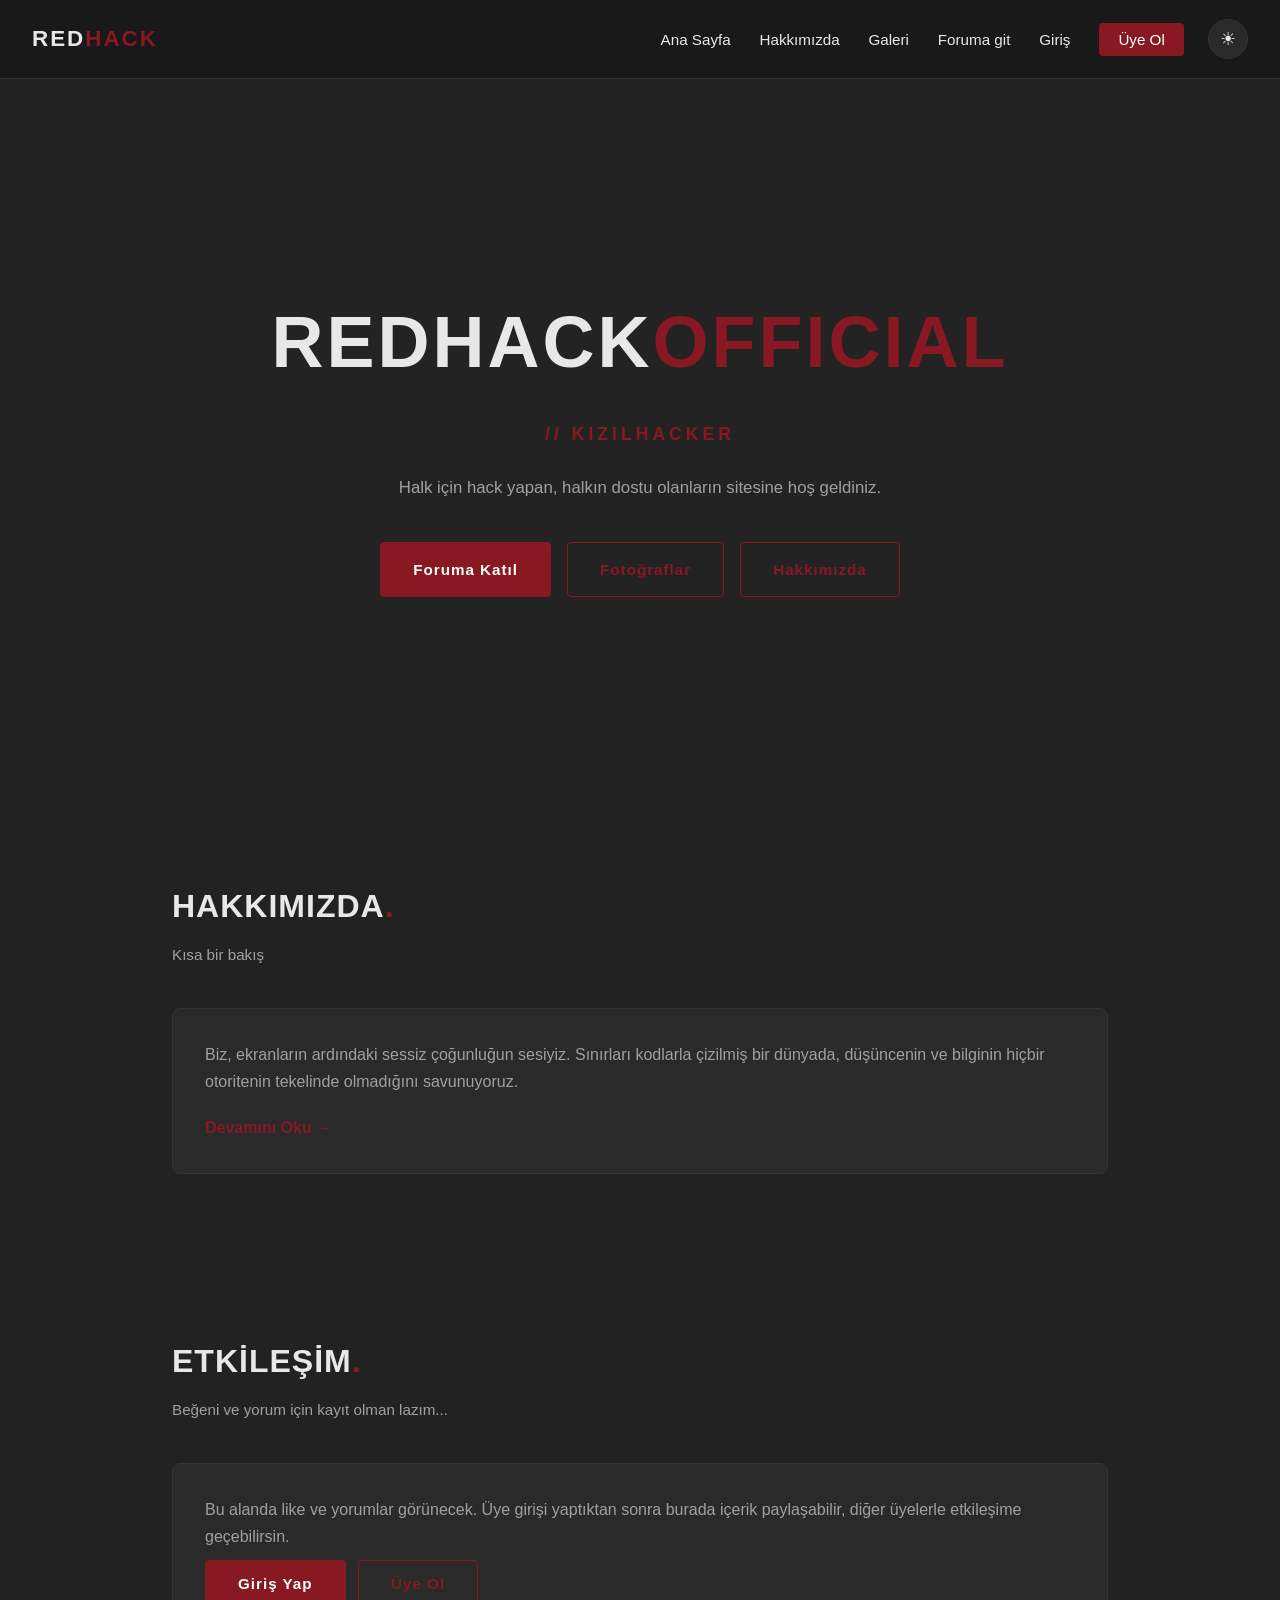
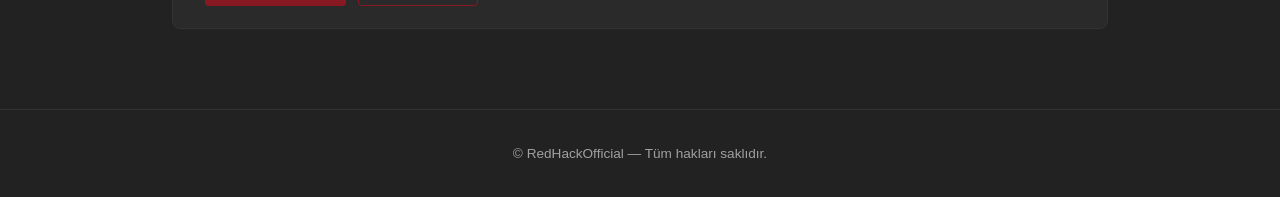
<file: index.html>
<!DOCTYPE html>
<html lang="tr" data-theme="dark">
<head>
  <meta charset="UTF-8">
  <meta name="viewport" content="width=device-width, initial-scale=1.0">
  <title>KızılHackerlar Resmii sitesine hoşgeldiniz</title>
  <link rel="stylesheet" href="css/style.css">
  <script src="js/theme.js"></script>
</head>
<body>

  <nav class="navbar">
    <a href="index.html" class="logo">RED<span>HACK</span></a>
    <div class="nav-right">
      <ul class="nav-links">
        <li><a href="index.html">Ana Sayfa</a></li>
        <li><a href="about.html">Hakkımızda</a></li>
        <li><a href="icraatlar.html">Galeri</a></li>
        <li><a href="https://redleak.com.tr" target="_blank" rel="noopener">Foruma git</a></li>
        <li><a href="https://redleak.com.tr" target="_blank" rel="noopener">Giriş</a></li>
        <li><a href="https://redleak.com.tr" target="_blank" rel="noopener" class="btn-nav">Üye Ol</a></li>
      </ul>
      <button class="theme-toggle" id="themeBtn" onclick="toggleTheme()">☀</button>
    </div>
  </nav>

  <header class="hero">
    <div class="hero-img" style="background: radial-gradient(circle at 50% 35%, #881822 0%, #2a0a0f 45%, #232323 85%);"></div>
    <h1>REDHACK<span>OFFICIAL</span></h1>
    <p class="tagline">// KIZILHACKER</p>
    <p class="sub">Halk için hack yapan, halkın dostu olanların sitesine hoş geldiniz.</p>
    <div class="cta">
      <a href="https://redleak.com.tr" target="_blank" rel="noopener" class="btn primary">Foruma Katıl</a>
      <a href="icraatlar.html" class="btn ghost">Fotoğraflar</a>
      <a href="about.html" class="btn ghost">Hakkımızda</a>
    </div>
  </header>

  <section class="section" id="about-preview">
    <h2 class="section-title">HAKKIMIZDA<span>.</span></h2>
    <p class="section-sub">Kısa bir bakış</p>
    <div class="about-preview">
      <p>Biz, ekranların ardındaki sessiz çoğunluğun sesiyiz.
Sınırları kodlarla çizilmiş bir dünyada, düşüncenin ve bilginin hiçbir otoritenin tekelinde olmadığını savunuyoruz.</p>
      <a href="about.html" class="read-more">Devamını Oku →</a>
    </div>
  </section>

  <section class="section" id="interaction">
    <h2 class="section-title">ETKİLEŞİM<span>.</span></h2>
    <p class="section-sub">Beğeni ve yorum için kayıt olman lazım...</p>
    <div class="about-preview">
      <p style="color:var(--fg-dim);margin-bottom:1.2rem;">Bu alanda like ve yorumlar görünecek. Üye girişi yaptıktan sonra burada içerik paylaşabilir, diğer üyelerle etkileşime geçebilirsin.</p>
      <a href="https://redleak.com.tr" target="_blank" rel="noopener" class="btn primary" style="text-decoration:none;">Giriş Yap</a>
      <a href="https://redleak.com.tr" target="_blank" rel="noopener" class="btn ghost" style="text-decoration:none;margin-left:0.5rem;">Üye Ol</a>
    </div>
  </section>

  <footer>
    <p>&copy; RedHackOfficial — Tüm hakları saklıdır.</p>
  </footer>

  <script src="js/main.js"></script>
</body>
</html>
</file>
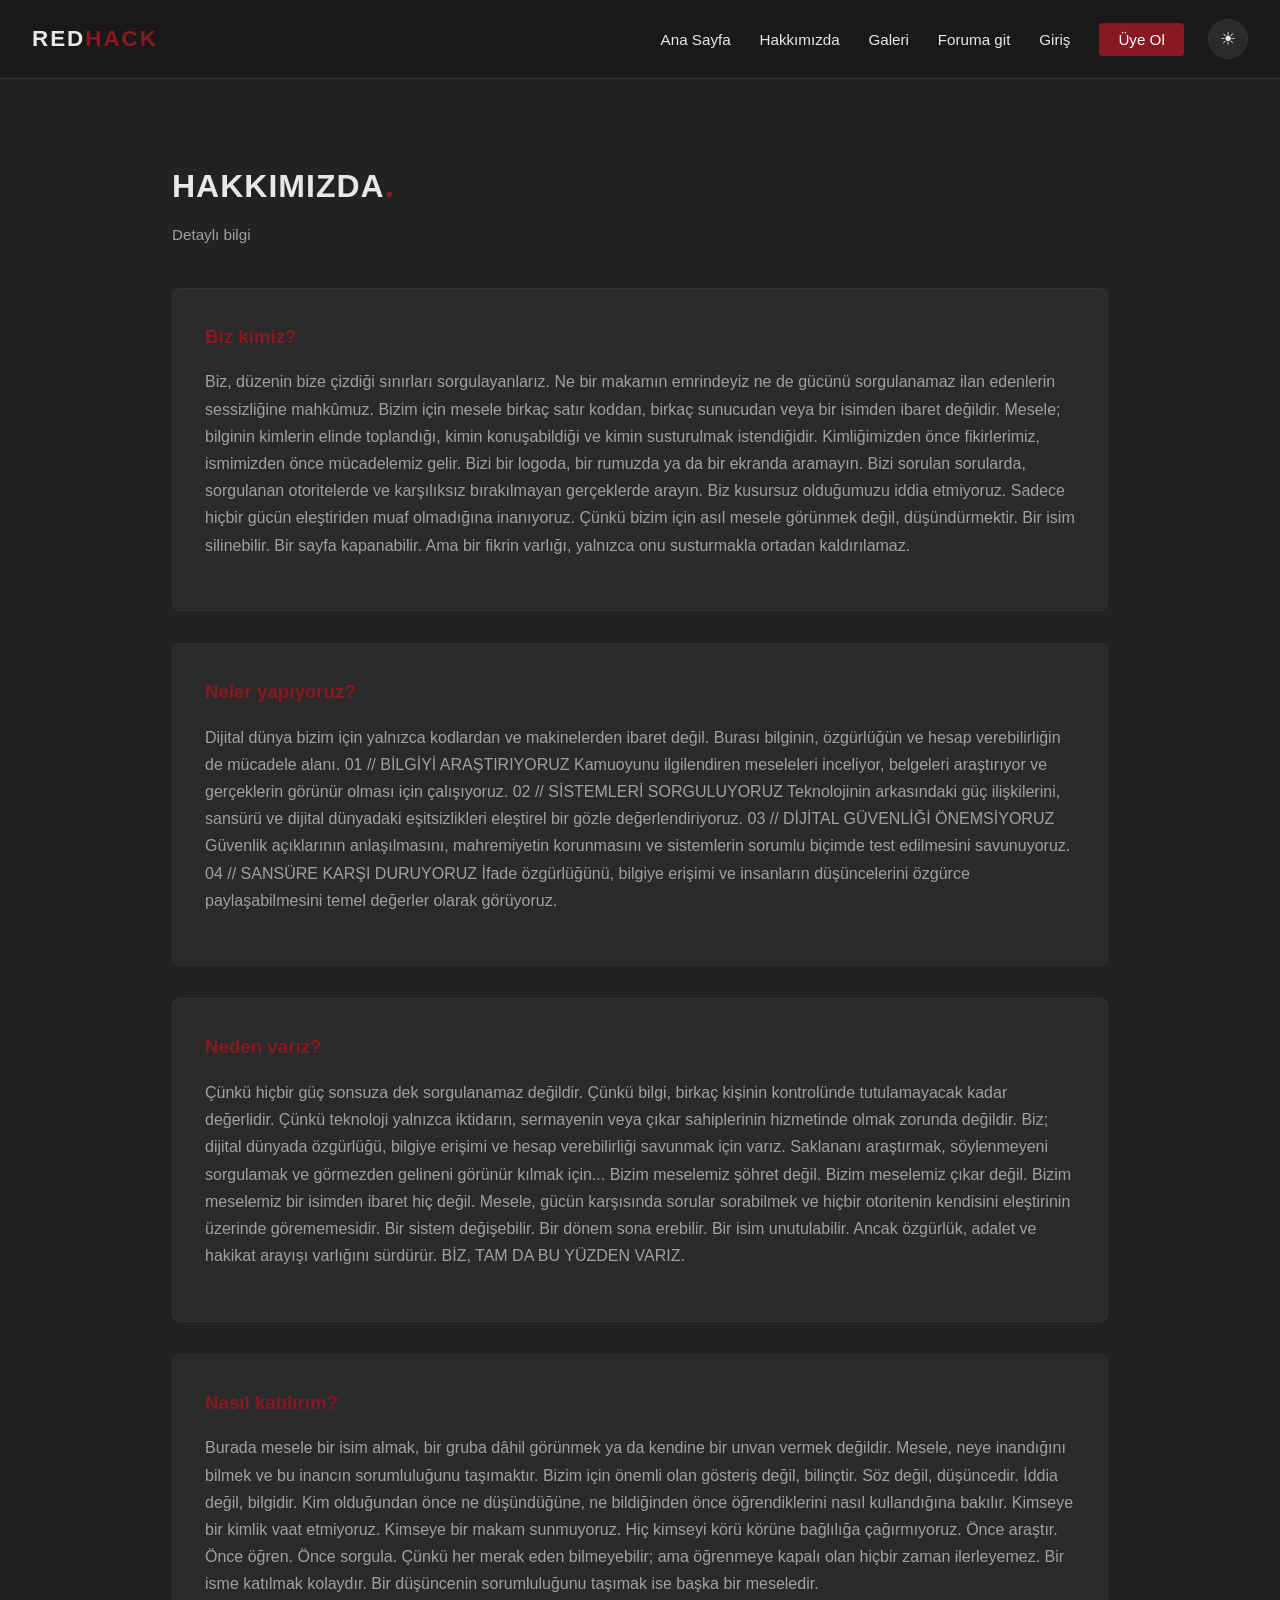
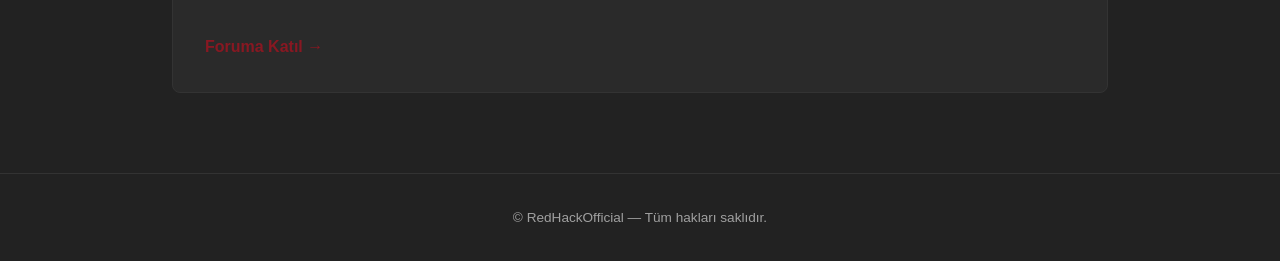
<file: about.html>
<!DOCTYPE html>
<html lang="tr" data-theme="dark">
<head>
  <meta charset="UTF-8">
  <meta name="viewport" content="width=device-width, initial-scale=1.0">
  <title>Hakkımızda — RedHackOfficial</title>
  <link rel="stylesheet" href="css/style.css">
  <script src="js/theme.js"></script>
</head>
<body>

  <nav class="navbar">
    <a href="index.html" class="logo">RED<span>HACK</span></a>
    <div class="nav-right">
      <ul class="nav-links">
        <li><a href="index.html">Ana Sayfa</a></li>
        <li><a href="about.html">Hakkımızda</a></li>
        <li><a href="icraatlar.html">Galeri</a></li>
        <li><a href="https://redleak.com.tr" target="_blank" rel="noopener">Foruma git</a></li>
        <li><a href="https://redleak.com.tr" target="_blank" rel="noopener">Giriş</a></li>
        <li><a href="https://redleak.com.tr" target="_blank" rel="noopener" class="btn-nav">Üye Ol</a></li>
      </ul>
      <button class="theme-toggle" id="themeBtn" onclick="toggleTheme()">☀</button>
    </div>
  </nav>

  <section class="section">
    <h2 class="section-title">HAKKIMIZDA<span>.</span></h2>
    <p class="section-sub">Detaylı bilgi</p>

    <div class="about-preview" style="margin-bottom:2rem;">
      <h3 style="color:var(--red);margin-bottom:1rem;">Biz kimiz?</h3>
      <p>Biz, düzenin bize çizdiği sınırları sorgulayanlarız.

Ne bir makamın emrindeyiz ne de gücünü sorgulanamaz ilan edenlerin sessizliğine mahkûmuz.

Bizim için mesele birkaç satır koddan, birkaç sunucudan veya bir isimden ibaret değildir. Mesele; bilginin kimlerin elinde toplandığı, kimin konuşabildiği ve kimin susturulmak istendiğidir.

Kimliğimizden önce fikirlerimiz, ismimizden önce mücadelemiz gelir.

Bizi bir logoda, bir rumuzda ya da bir ekranda aramayın. Bizi sorulan sorularda, sorgulanan otoritelerde ve karşılıksız bırakılmayan gerçeklerde arayın.

Biz kusursuz olduğumuzu iddia etmiyoruz. Sadece hiçbir gücün eleştiriden muaf olmadığına inanıyoruz.

Çünkü bizim için asıl mesele görünmek değil, düşündürmektir.

Bir isim silinebilir.
Bir sayfa kapanabilir.
Ama bir fikrin varlığı, yalnızca onu susturmakla ortadan kaldırılamaz.</p>
    </div>

    <div class="about-preview" style="margin-bottom:2rem;">
      <h3 style="color:var(--red);margin-bottom:1rem;">Neler yapıyoruz?</h3>
      <p>Dijital dünya bizim için yalnızca kodlardan ve makinelerden ibaret değil. Burası bilginin, özgürlüğün ve hesap verebilirliğin de mücadele alanı.

01 // BİLGİYİ ARAŞTIRIYORUZ
Kamuoyunu ilgilendiren meseleleri inceliyor, belgeleri araştırıyor ve gerçeklerin görünür olması için çalışıyoruz.

02 // SİSTEMLERİ SORGULUYORUZ
Teknolojinin arkasındaki güç ilişkilerini, sansürü ve dijital dünyadaki eşitsizlikleri eleştirel bir gözle değerlendiriyoruz.

03 // DİJİTAL GÜVENLİĞİ ÖNEMSİYORUZ
Güvenlik açıklarının anlaşılmasını, mahremiyetin korunmasını ve sistemlerin sorumlu biçimde test edilmesini savunuyoruz.

04 // SANSÜRE KARŞI DURUYORUZ
İfade özgürlüğünü, bilgiye erişimi ve insanların düşüncelerini özgürce paylaşabilmesini temel değerler olarak görüyoruz.</p>
    </div>

    <div class="about-preview" style="margin-bottom:2rem;">
      <h3 style="color:var(--red);margin-bottom:1rem;">Neden varız?</h3>
      <p>Çünkü hiçbir güç sonsuza dek sorgulanamaz değildir.

Çünkü bilgi, birkaç kişinin kontrolünde tutulamayacak kadar değerlidir.

Çünkü teknoloji yalnızca iktidarın, sermayenin veya çıkar sahiplerinin hizmetinde olmak zorunda değildir.

Biz; dijital dünyada özgürlüğü, bilgiye erişimi ve hesap verebilirliği savunmak için varız.

Saklananı araştırmak, söylenmeyeni sorgulamak ve görmezden gelineni görünür kılmak için...

Bizim meselemiz şöhret değil.
Bizim meselemiz çıkar değil.
Bizim meselemiz bir isimden ibaret hiç değil.

Mesele, gücün karşısında sorular sorabilmek ve hiçbir otoritenin kendisini eleştirinin üzerinde görememesidir.

Bir sistem değişebilir.
Bir dönem sona erebilir.
Bir isim unutulabilir.

Ancak özgürlük, adalet ve hakikat arayışı varlığını sürdürür.

BİZ, TAM DA BU YÜZDEN VARIZ.</p>
    </div>

    <div class="about-preview">
      <h3 style="color:var(--red);margin-bottom:1rem;">Nasıl katılırım?</h3>
      <p>Burada mesele bir isim almak, bir gruba dâhil görünmek ya da kendine bir unvan vermek değildir.

Mesele, neye inandığını bilmek ve bu inancın sorumluluğunu taşımaktır.

Bizim için önemli olan gösteriş değil, bilinçtir.
Söz değil, düşüncedir.
İddia değil, bilgidir.

Kim olduğundan önce ne düşündüğüne, ne bildiğinden önce öğrendiklerini nasıl kullandığına bakılır.

Kimseye bir kimlik vaat etmiyoruz.
Kimseye bir makam sunmuyoruz.
Hiç kimseyi körü körüne bağlılığa çağırmıyoruz.

Önce araştır.
Önce öğren.
Önce sorgula.

Çünkü her merak eden bilmeyebilir; ama öğrenmeye kapalı olan hiçbir zaman ilerleyemez.

Bir isme katılmak kolaydır.
Bir düşüncenin sorumluluğunu taşımak ise başka bir meseledir.</p>
      <a href="https://redleak.com.tr" target="_blank" rel="noopener" class="read-more" style="margin-top:1rem;display:inline-block;">Foruma Katıl →</a>
    </div>
  </section>

  <footer>
    <p>&copy; RedHackOfficial — Tüm hakları saklıdır.</p>
  </footer>

  <script src="js/main.js"></script>
</body>
</html>
</file>
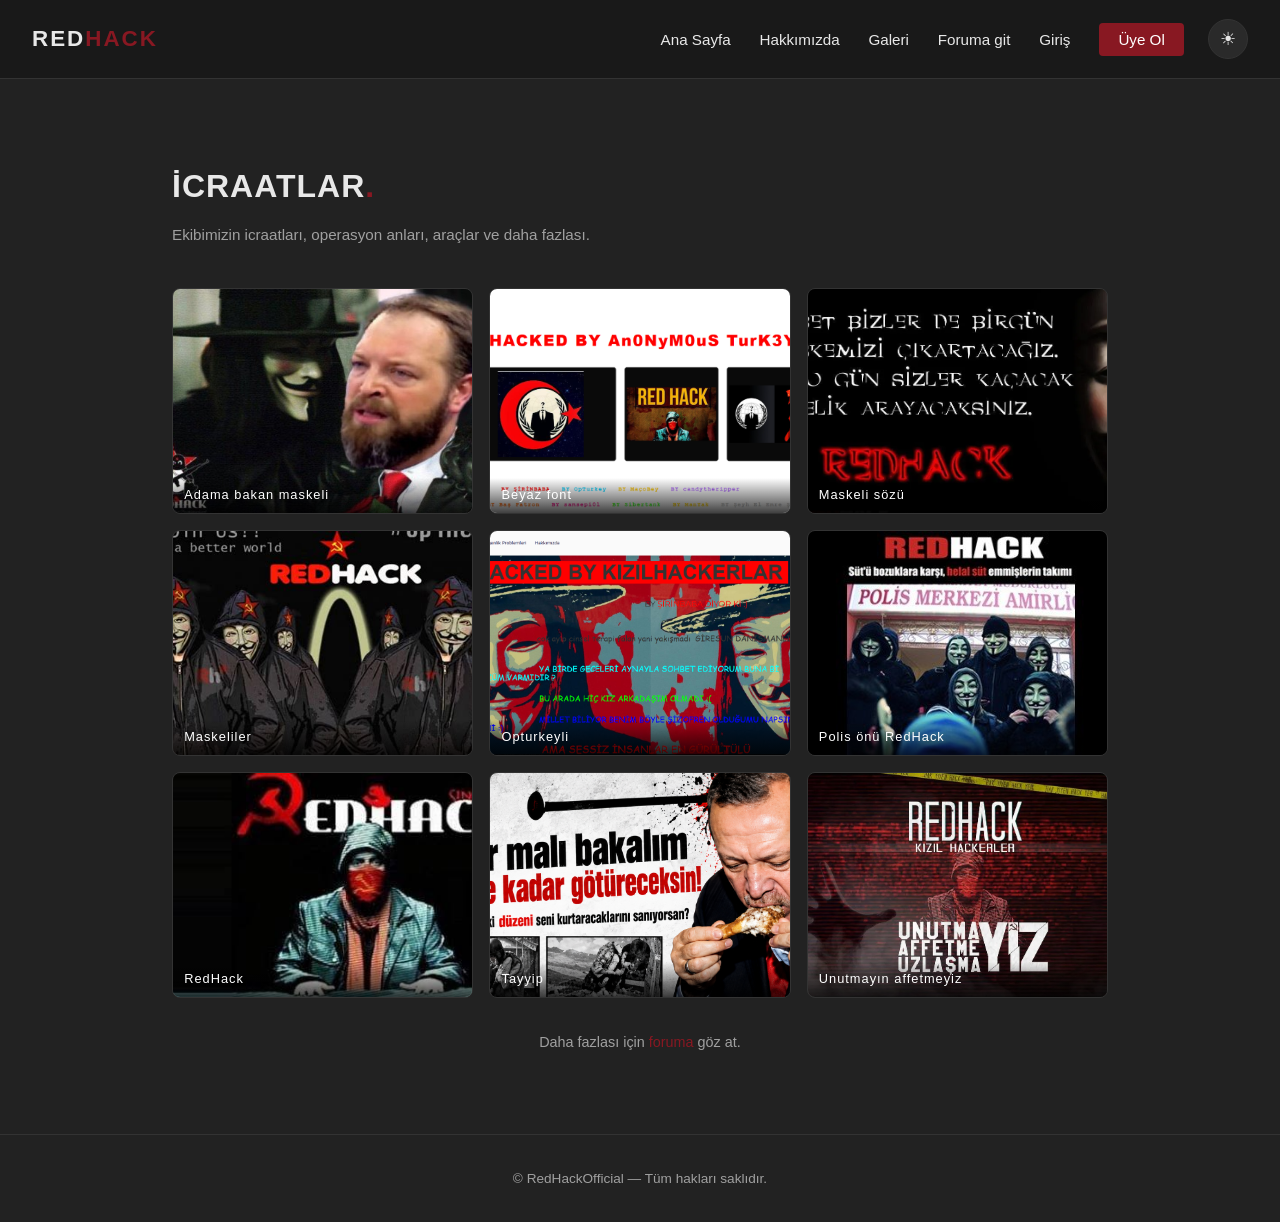
<file: icraatlar.html>
<!DOCTYPE html>
<html lang="tr" data-theme="dark">
<head>
  <meta charset="UTF-8">
  <meta name="viewport" content="width=device-width, initial-scale=1.0">
  <title>İcraatlar — RedHackOfficial</title>
  <link rel="stylesheet" href="css/style.css">
  <script src="js/theme.js"></script>
</head>
<body>

  <nav class="navbar">
    <a href="index.html" class="logo">RED<span>HACK</span></a>
    <div class="nav-right">
      <ul class="nav-links">
        <li><a href="index.html">Ana Sayfa</a></li>
        <li><a href="about.html">Hakkımızda</a></li>
        <li><a href="icraatlar.html">Galeri</a></li>
        <li><a href="https://redleak.com.tr" target="_blank" rel="noopener">Foruma git</a></li>
        <li><a href="https://redleak.com.tr" target="_blank" rel="noopener">Giriş</a></li>
        <li><a href="https://redleak.com.tr" target="_blank" rel="noopener" class="btn-nav">Üye Ol</a></li>
      </ul>
      <button class="theme-toggle" id="themeBtn" onclick="toggleTheme()">☀</button>
    </div>
  </nav>

  <section class="section">
    <h2 class="section-title">İCRAATLAR<span>.</span></h2>
    <p class="section-sub">Ekibimizin icraatları, operasyon anları, araçlar ve daha fazlası.</p>

    <div class="gallery-grid">
      <figure class="gallery-item">
        <img src="assets/gallery/adama-bakan-maskeli.png" alt="Adama bakan maskeli" loading="lazy">
        <figcaption>Adama bakan maskeli</figcaption>
      </figure>
      <figure class="gallery-item">
        <img src="assets/gallery/beyaz-font.png" alt="Beyaz font" loading="lazy">
        <figcaption>Beyaz font</figcaption>
      </figure>
      <figure class="gallery-item">
        <img src="assets/gallery/maskeli-sozu.png" alt="Maskeli sözü" loading="lazy">
        <figcaption>Maskeli sözü</figcaption>
      </figure>
      <figure class="gallery-item">
        <img src="assets/gallery/maskeliler.jpg" alt="Maskeliler" loading="lazy">
        <figcaption>Maskeliler</figcaption>
      </figure>
      <figure class="gallery-item">
        <img src="assets/gallery/opturkeyli.png" alt="Opturkeyli" loading="lazy">
        <figcaption>Opturkeyli</figcaption>
      </figure>
      <figure class="gallery-item">
        <img src="assets/gallery/polis-onu-redhack.png" alt="Polis önü RedHack" loading="lazy">
        <figcaption>Polis önü RedHack</figcaption>
      </figure>
      <figure class="gallery-item">
        <img src="assets/gallery/redhack-main-foto.jpg" alt="RedHack ana foto" loading="lazy">
        <figcaption>RedHack</figcaption>
      </figure>
      <figure class="gallery-item">
        <img src="assets/gallery/tayyip.png" alt="Tayyip" loading="lazy">
        <figcaption>Tayyip</figcaption>
      </figure>
      <figure class="gallery-item">
        <img src="assets/gallery/unutmayin-affetmeyiz.png" alt="Unutmayın affetmeyiz" loading="lazy">
        <figcaption>Unutmayın affetmeyiz</figcaption>
      </figure>
    </div>

    <p class="gallery-note">Daha fazlası için <a href="https://redleak.com.tr" target="_blank" rel="noopener">foruma</a> göz at.</p>
  </section>

  <footer>
    <p>&copy; RedHackOfficial — Tüm hakları saklıdır.</p>
  </footer>

  <script src="js/main.js"></script>
</body>
</html>
</file>
<file: css/style.css>
* { margin: 0; padding: 0; box-sizing: border-box; }

:root {
  --bg: #222222;
  --bg-alt: #232323;
  --card: #2a2a2a;
  --fg: #e8e8e8;
  --fg-dim: #a0a0a0;
  --red: #881822;
  --red-dark: #881822;
  --border: #333;
  --nav-bg: rgba(26,26,26,0.95);
}

[data-theme="light"] {
  --bg: #f5f5f5;
  --bg-alt: #ffffff;
  --card: #ffffff;
  --fg: #1a1a1a;
  --fg-dim: #666;
  --red: #c1121f;
  --red-dark: #8b0d17;
  --border: #ddd;
  --nav-bg: rgba(245,245,245,0.95);
}

body {
  font-family: 'Segoe UI', Tahoma, sans-serif;
  background: var(--bg);
  color: var(--fg);
  line-height: 1.7;
  transition: background 0.3s, color 0.3s;
}

/* ===== NAVBAR ===== */
.navbar {
  display: flex;
  justify-content: space-between;
  align-items: center;
  padding: 1.2rem 2rem;
  border-bottom: 1px solid var(--border);
  position: sticky;
  top: 0;
  background: var(--nav-bg);
  backdrop-filter: blur(10px);
  z-index: 100;
}

.logo {
  font-size: 1.4rem;
  font-weight: 800;
  color: var(--fg);
  text-decoration: none;
  letter-spacing: 2px;
}
.logo span { color: var(--red); }

.nav-right {
  display: flex;
  align-items: center;
  gap: 1.5rem;
}

.nav-links { display: flex; list-style: none; gap: 1.8rem; }
.nav-links a {
  color: var(--fg);
  text-decoration: none;
  font-size: 0.95rem;
  font-weight: 500;
  transition: color 0.2s;
}
.nav-links a:hover { color: var(--red); }

.nav-links a.btn-nav {
  padding: 0.5rem 1.2rem;
  background: var(--red);
  color: #fff;
  border-radius: 4px;
}
.nav-links a.btn-nav:hover { background: var(--red-dark); }

/* Tema toggle */
.theme-toggle {
  background: var(--card);
  border: 1px solid var(--border);
  color: var(--fg);
  width: 40px;
  height: 40px;
  border-radius: 50%;
  cursor: pointer;
  font-size: 1.1rem;
  display: flex;
  align-items: center;
  justify-content: center;
  transition: all 0.2s;
}
.theme-toggle:hover { border-color: var(--red); color: var(--red); }

/* ===== HERO ===== */
.hero {
  position: relative;
  min-height: 80vh;
  display: flex;
  flex-direction: column;
  justify-content: center;
  align-items: center;
  text-align: center;
  padding: 4rem 2rem;
  background: var(--bg-alt);
  overflow: hidden;
}

.hero-img {
  position: absolute;
  inset: 0;
  background-size: cover;
  background-position: center;
  opacity: 0.6;
  z-index: 0;
}

.hero::after {
  content: '';
  position: absolute;
  inset: 0;
  background: linear-gradient(180deg, transparent 0%, var(--bg-alt) 100%);
  z-index: 1;
}

.hero > * { position: relative; z-index: 2; }

.hero h1 {
  font-size: clamp(2.2rem, 7vw, 4.5rem);
  font-weight: 800;
  letter-spacing: 3px;
}
.hero h1 span { color: var(--red); }

.hero .tagline {
  color: var(--red);
  margin-top: 1rem;
  font-size: 1.1rem;
  letter-spacing: 4px;
  font-weight: 600;
}

.hero .sub {
  color: var(--fg-dim);
  margin-top: 1.5rem;
  max-width: 640px;
  font-size: 1.05rem;
}

.cta {
  margin-top: 2.5rem;
  display: flex;
  gap: 1rem;
  flex-wrap: wrap;
  justify-content: center;
}

.btn {
  padding: 0.85rem 2rem;
  text-decoration: none;
  font-family: inherit;
  font-weight: 600;
  font-size: 0.95rem;
  border: 1px solid var(--red);
  border-radius: 4px;
  cursor: pointer;
  transition: all 0.2s;
  letter-spacing: 1px;
}
.btn.primary { background: var(--red); color: #fff; }
.btn.primary:hover { background: var(--red-dark); border-color: var(--red-dark); }
.btn.ghost { color: var(--red); background: transparent; }
.btn.ghost:hover { background: var(--red); color: #fff; }

/* ===== SECTIONS ===== */
.section {
  max-width: 1000px;
  margin: 0 auto;
  padding: 5rem 2rem;
}

.section-title {
  font-size: 2rem;
  margin-bottom: 0.5rem;
  letter-spacing: 1px;
}
.section-title span { color: var(--red); }

.section-sub {
  color: var(--fg-dim);
  margin-bottom: 2.5rem;
  font-size: 0.95rem;
}

.about-preview {
  background: var(--card);
  border: 1px solid var(--border);
  border-radius: 8px;
  padding: 2rem;
}

.about-preview p {
  color: var(--fg-dim);
  margin-bottom: 1.2rem;
}

.about-preview .read-more {
  color: var(--red);
  text-decoration: none;
  font-weight: 600;
  display: inline-flex;
  align-items: center;
  gap: 0.4rem;
}
.about-preview .read-more:hover { text-decoration: underline; }

/* ===== AUTH FORMU (yedek) ===== */
.auth-container {
  min-height: calc(100vh - 80px);
  display: flex;
  align-items: center;
  justify-content: center;
  padding: 2rem;
}

.auth-card {
  background: var(--card);
  border: 1px solid var(--border);
  border-radius: 8px;
  padding: 2.5rem;
  width: 100%;
  max-width: 440px;
}

.auth-card h2 { margin-bottom: 0.5rem; letter-spacing: 1px; }

.auth-card .auth-sub {
  color: var(--fg-dim);
  font-size: 0.9rem;
  margin-bottom: 2rem;
}

.form-group { margin-bottom: 1.2rem; }

.form-group label {
  display: block;
  font-size: 0.85rem;
  color: var(--fg-dim);
  margin-bottom: 0.4rem;
  letter-spacing: 1px;
  text-transform: uppercase;
}

.form-group input {
  width: 100%;
  padding: 0.8rem 1rem;
  background: var(--bg);
  border: 1px solid var(--border);
  border-radius: 4px;
  color: var(--fg);
  font-family: inherit;
  font-size: 0.95rem;
  transition: border-color 0.2s;
}
.form-group input:focus { outline: none; border-color: var(--red); }

.auth-card .btn { width: 100%; margin-top: 0.5rem; }

.auth-footer {
  text-align: center;
  margin-top: 1.5rem;
  color: var(--fg-dim);
  font-size: 0.9rem;
}
.auth-footer a { color: var(--red); text-decoration: none; }
.auth-footer a:hover { text-decoration: underline; }

.warning-box {
  background: rgba(136, 24, 34, 0.1);
  border: 1px solid var(--red);
  border-left: 4px solid var(--red);
  padding: 1rem 1.2rem;
  border-radius: 4px;
  margin-bottom: 1.5rem;
  font-size: 0.9rem;
}
.warning-box strong { color: var(--red); display: block; margin-bottom: 0.3rem; }
.warning-box p { color: var(--fg-dim); }

/* ===== FOOTER ===== */
footer {
  text-align: center;
  padding: 2rem;
  border-top: 1px solid var(--border);
  color: var(--fg-dim);
  font-size: 0.85rem;
}

/* ===== GALERİ / İCRAATLAR ===== */
.gallery-grid {
  display: grid;
  grid-template-columns: repeat(auto-fill, minmax(240px, 1fr));
  gap: 1rem;
  margin-top: 1rem;
}

.gallery-item {
  position: relative;
  overflow: hidden;
  border-radius: 8px;
  border: 1px solid var(--border);
  background: var(--card);
  aspect-ratio: 4 / 3;
  cursor: pointer;
  transition: transform 0.25s, border-color 0.25s;
}

.gallery-item:hover {
  transform: translateY(-3px);
  border-color: var(--red);
}

.gallery-item img {
  width: 100%;
  height: 100%;
  object-fit: cover;
  display: block;
  transition: transform 0.4s;
}

.gallery-item:hover img { transform: scale(1.05); }

.gallery-item figcaption {
  position: absolute;
  bottom: 0;
  left: 0;
  right: 0;
  padding: 0.4rem 0.7rem;
  background: linear-gradient(180deg, transparent 0%, rgba(0,0,0,0.75) 100%);
  color: #fff;
  font-size: 0.8rem;
  letter-spacing: 1px;
}

.gallery-note {
  text-align: center;
  margin-top: 2rem;
  color: var(--fg-dim);
  font-size: 0.9rem;
}
.gallery-note a { color: var(--red); text-decoration: none; }
.gallery-note a:hover { text-decoration: underline; }

/* ===== MOBİL ===== */
@media (max-width: 700px) {
  .navbar { padding: 1rem; flex-wrap: wrap; gap: 1rem; }
  .nav-links { gap: 1rem; font-size: 0.85rem; flex-wrap: wrap; }
  .hero h1 { letter-spacing: 1px; }
  .section { padding: 3rem 1.2rem; }
}
</file>
